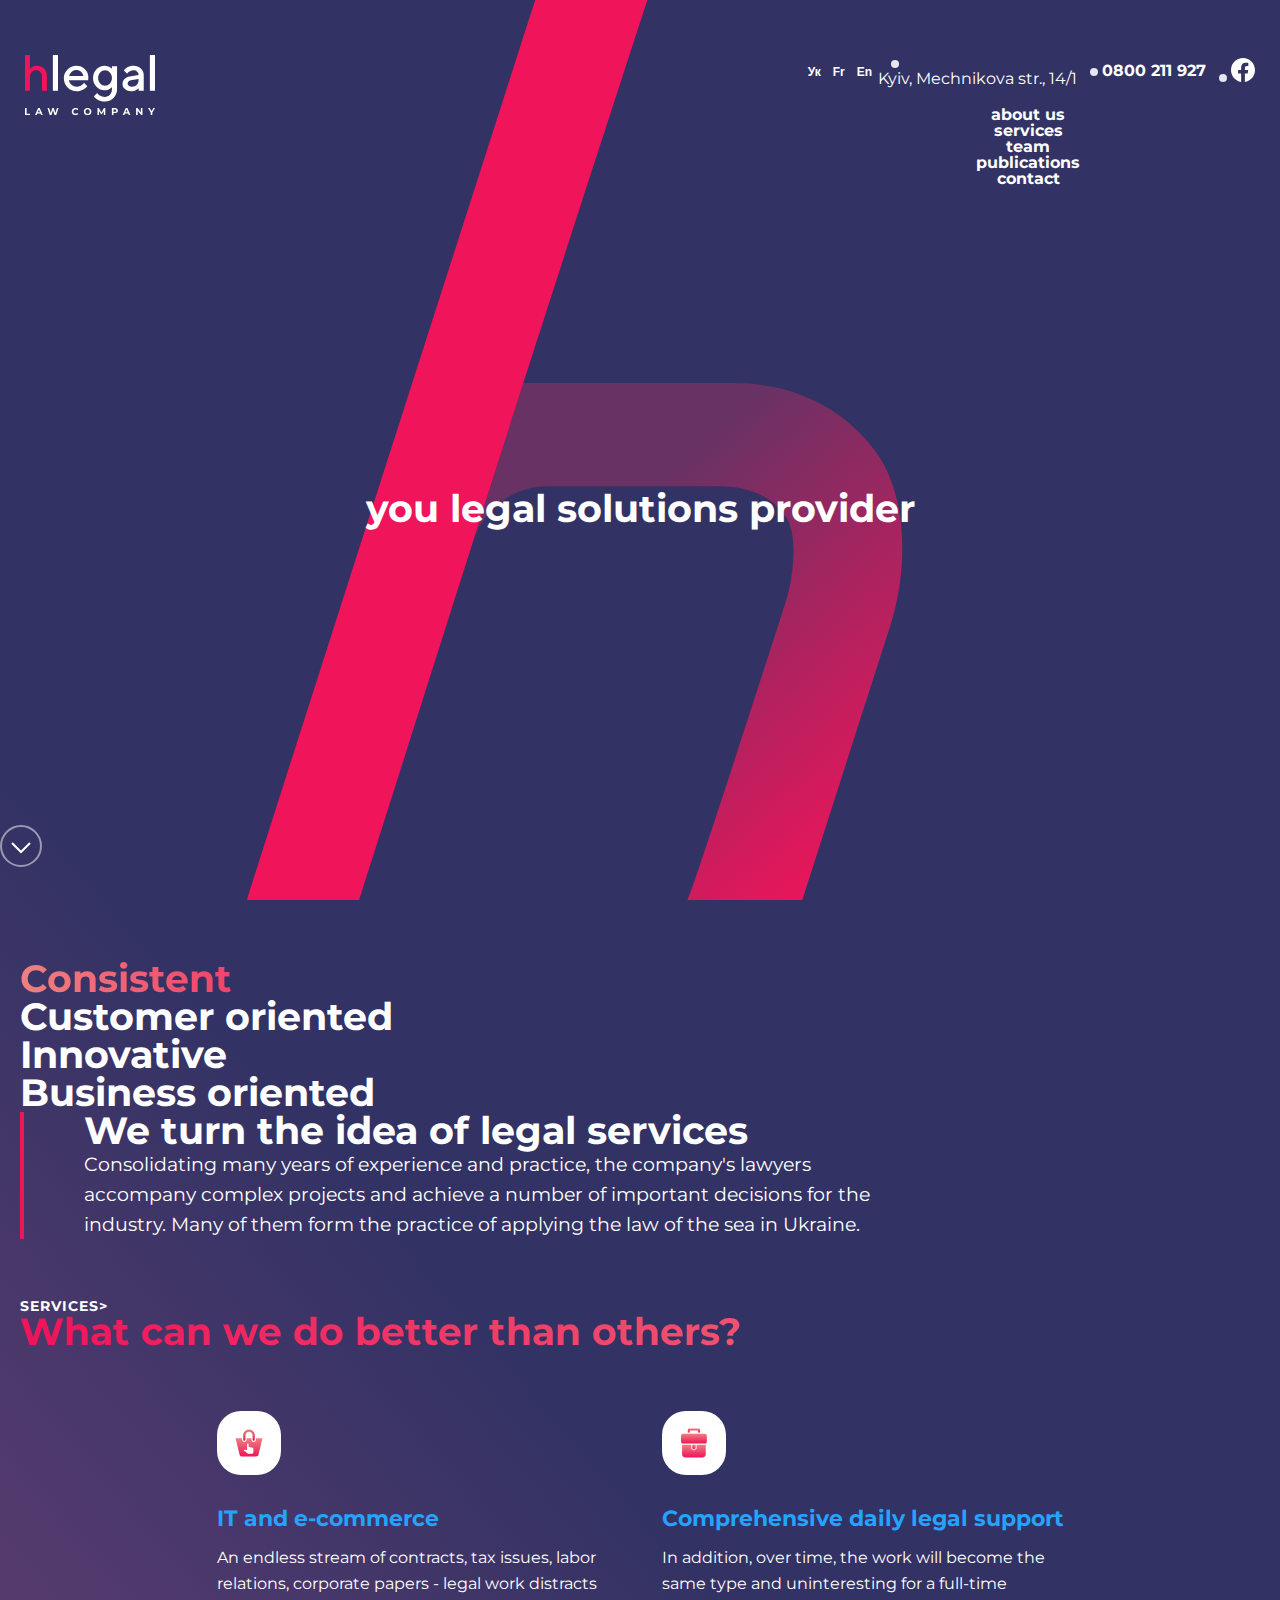
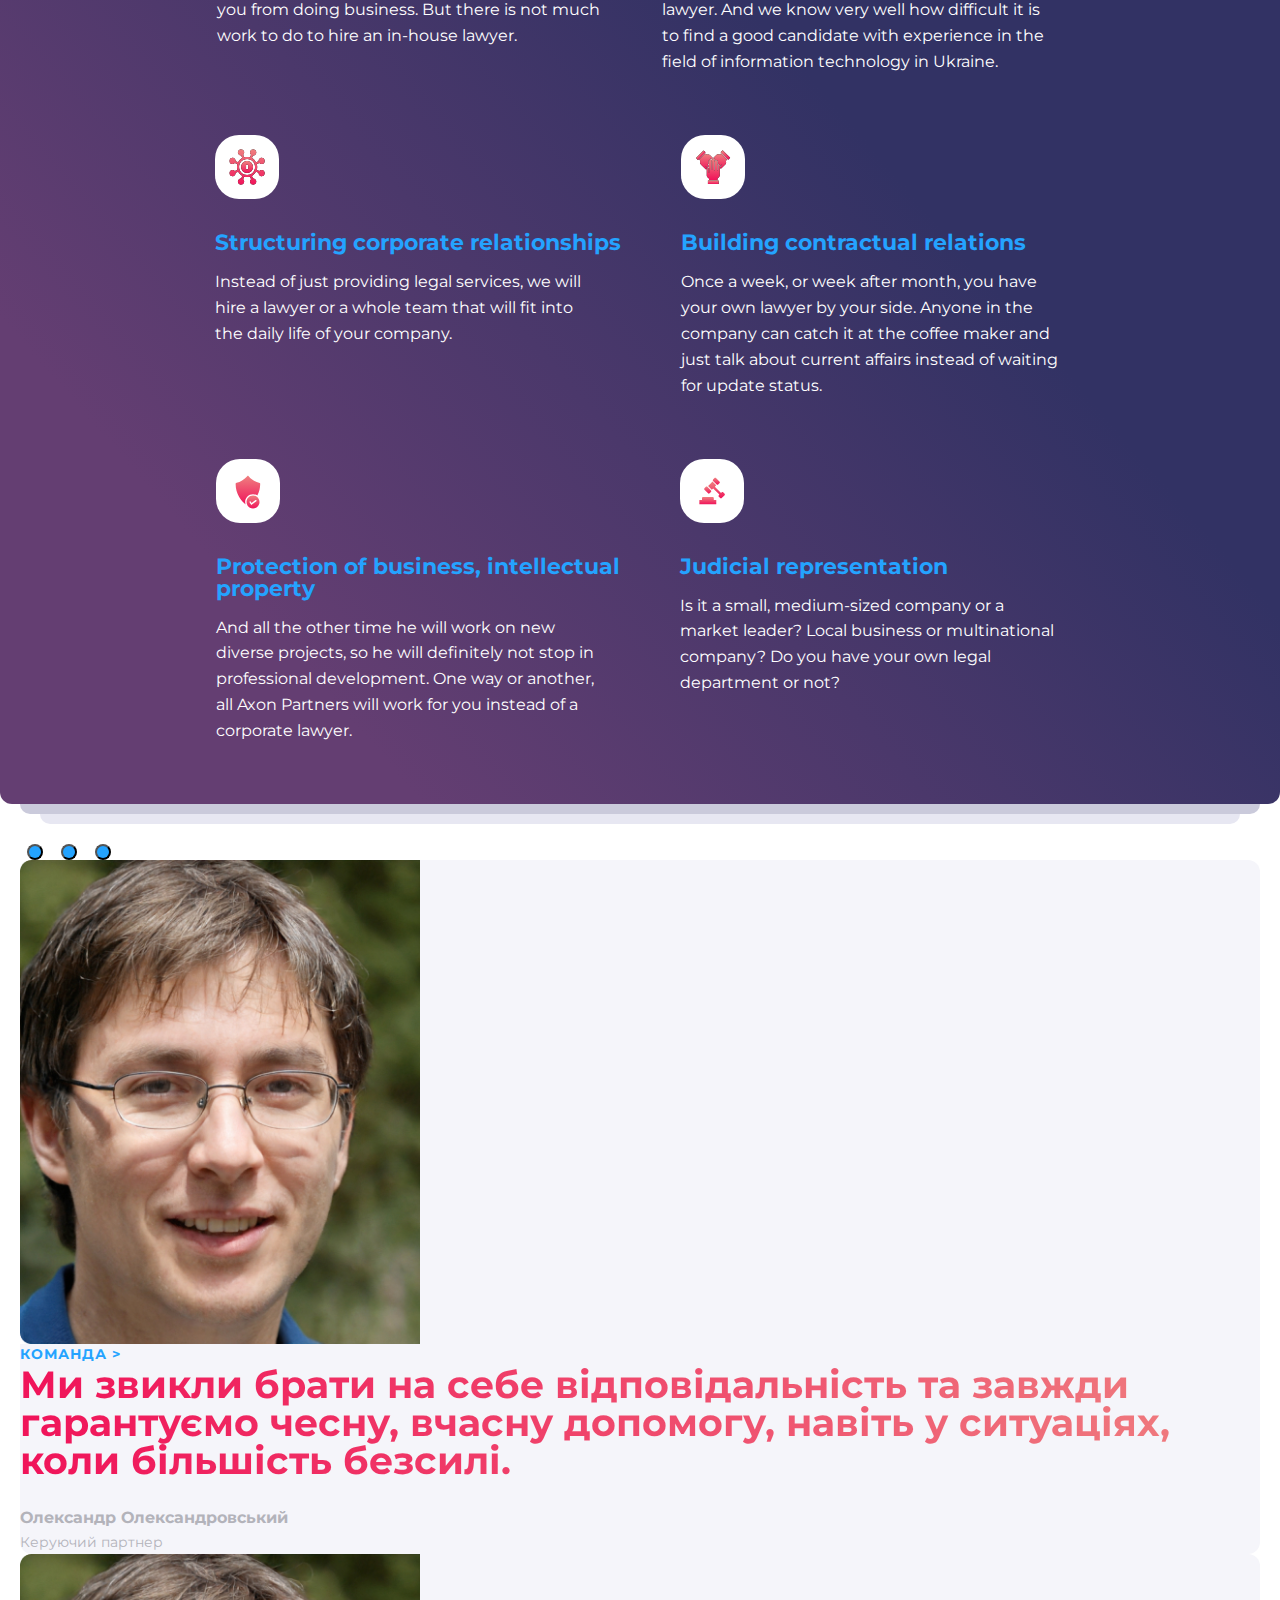
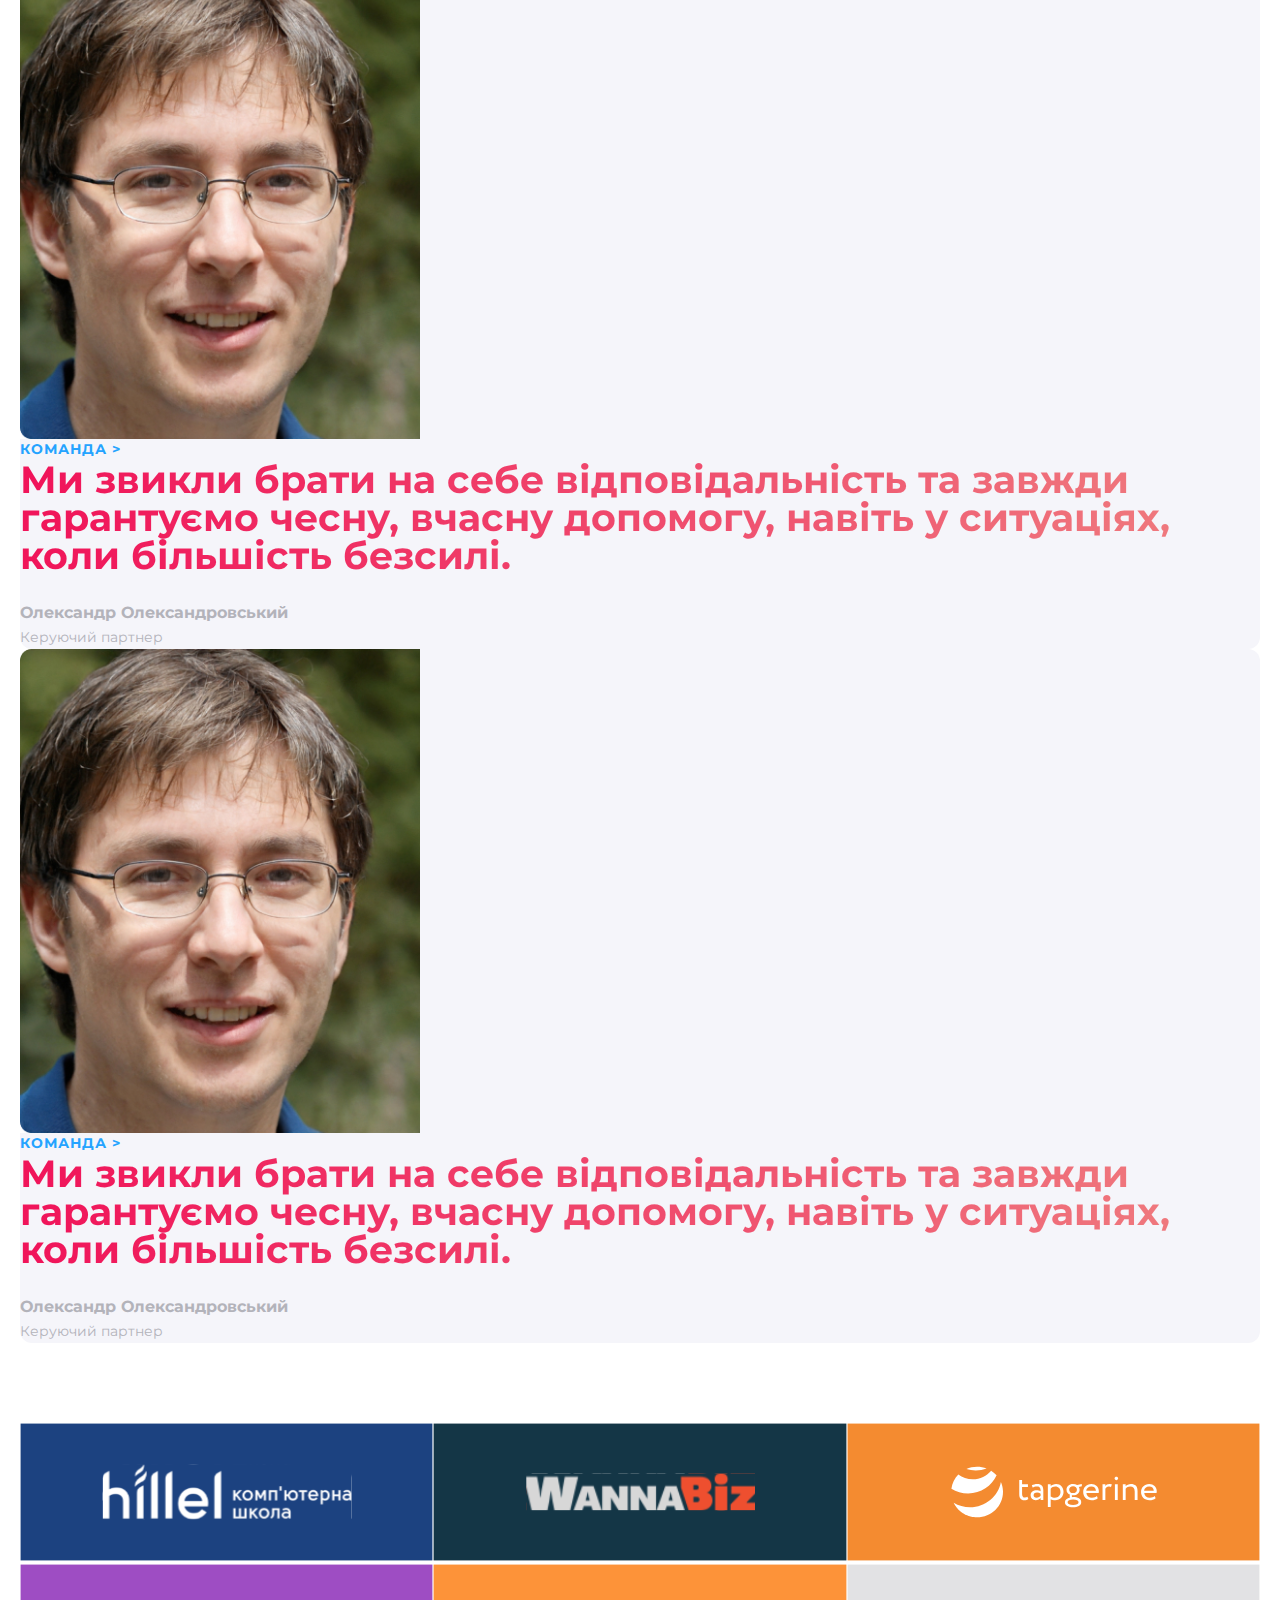
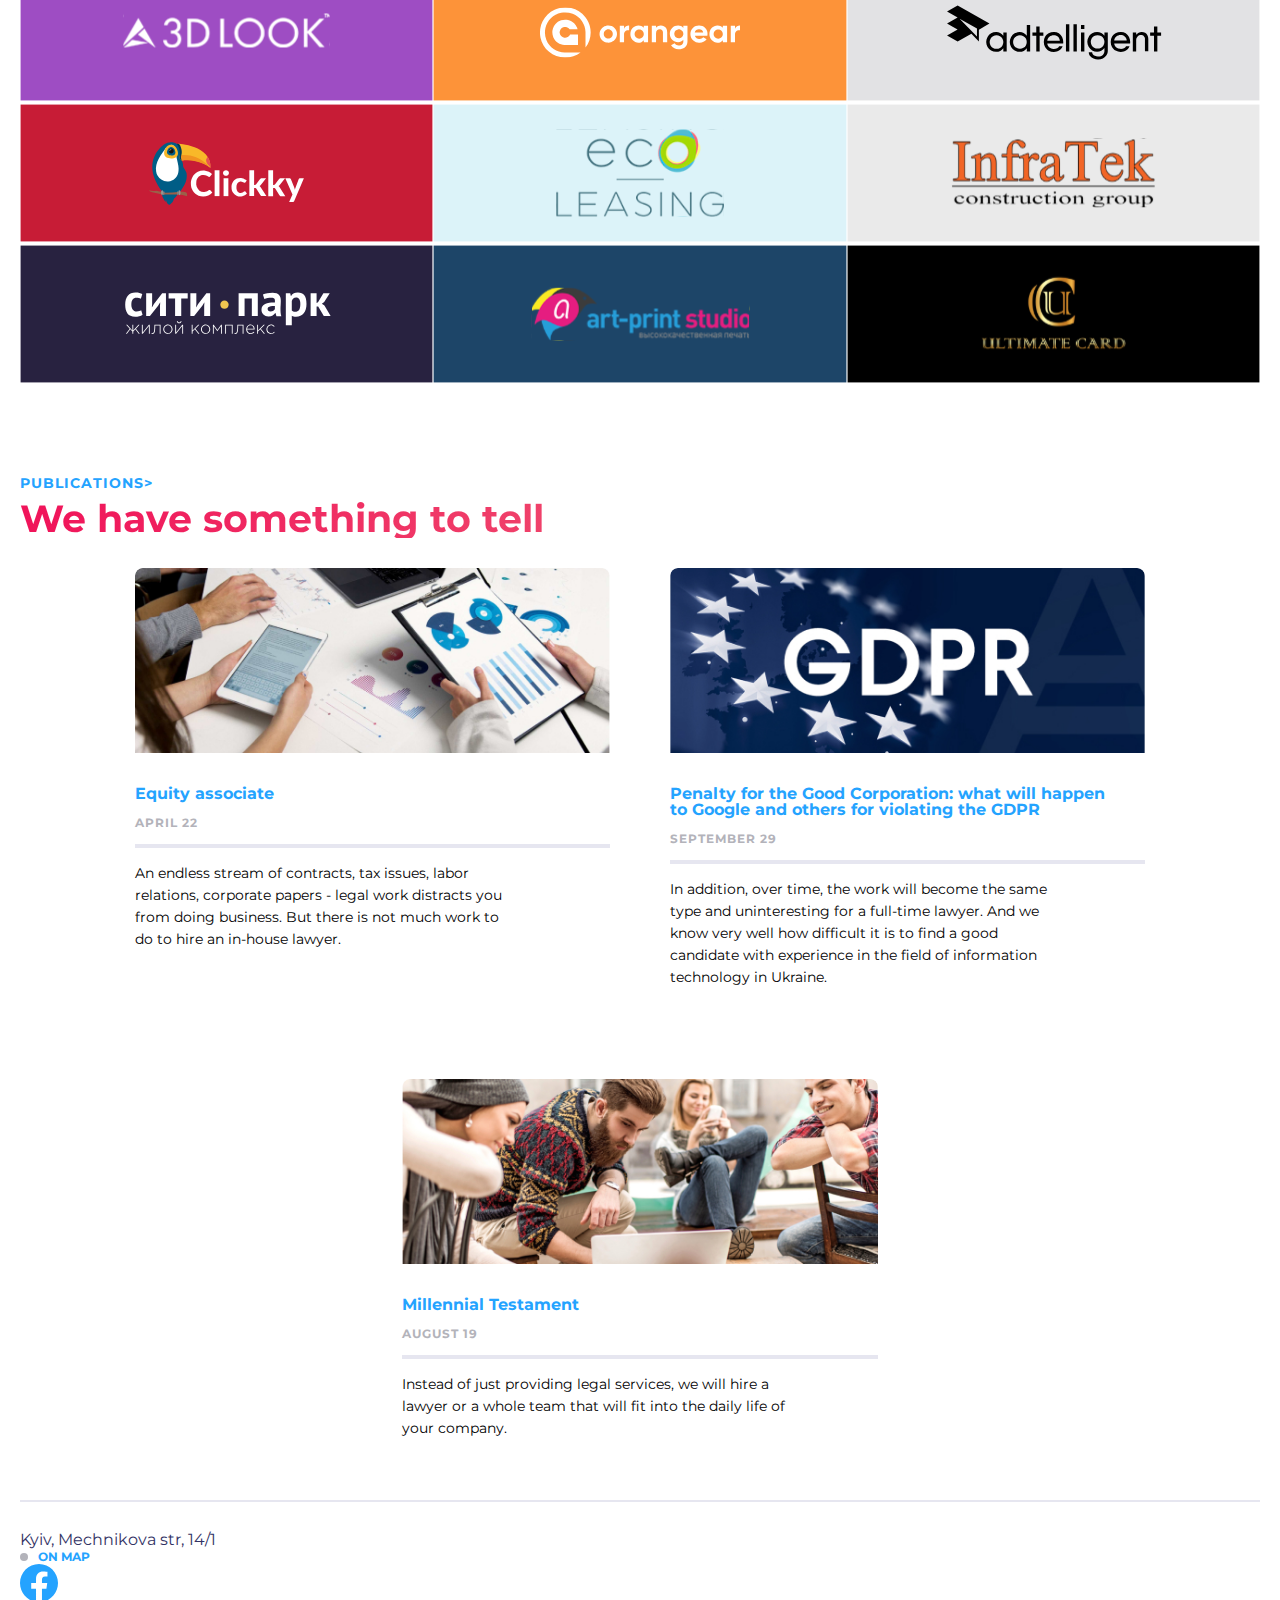
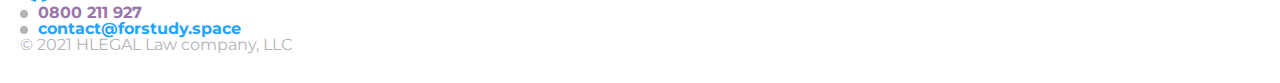
<file: index.html>
<!DOCTYPE html>
<html lang="uk">
  <head>
    <meta charset="UTF-8" />
    <meta http-equiv="X-UA-Compatible" content="IE=edge" />
    <meta name="viewport" content="width=device-width, initial-scale=1.0" />
    <link rel="icon" href="img/favicon.png" />
    <link
      href="https://cdn.jsdelivr.net/npm/bootstrap@5.1.3/dist/css/bootstrap.min.css"
      rel="stylesheet"
      integrity="sha384-1BmE4kWBq78iYhFldvKuhfTAU6auU8tT94WrHftjDbrCEXSU1oBoqyl2QvZ6jIW3"
      crossorigin="anonymous"
    />
    <link rel="stylesheet" href="css/style.css" />
    <title>Hlegals</title>
  </head>

  <body>
    <div class="section-gradient theme-dark">
      <div class="section-gradient__shadow section-gradient__shadow_1"></div>
      <div class="section-gradient__shadow section-gradient__shadow_2"></div>
      <main class="main-section">
        <div class="main-section-bg">
          <object
            class="main-section-bg__object"
            data="./img/logo/h2.svg"
            type=""
          ></object>
        </div>
        <div class="main-section-content">
          <header class="main-section-content__header">
            <div class="container">
              <div class="header-grid">
                <div class="header-grid__logo d-flex flex_wrap ai_center">
                  <object data="./img/logo/Logo.svg" type=""></object>
                </div>
                <div class="header-grid__info">
                  <ul class="lang-button-wrap contacts-wrap d-flex flex-wrap">
                    <li><button class="btn-lang ta_center">Ук</button></li>
                    <li><button class="btn-lang ta_center">Fr</button></li>
                    <li><button class="btn-lang ta_center">En</button></li>
                    <li class="contacts-wrap__address d-flex flex-wrap ai_center gap10">
                      <p>Kyiv, Mechnikova str., 14/1</p>
                    </li>
                    <li class="contacts-wrap__phone d-flex ai_center gap10">
                      <a href="tel:0800211927">0800 211 927</a>
                    </li>
                    <li class="contacts-wrap__social d-flex ai_center gap10">
                      <object data="./img/facebook.svg" type=""></object>
                    </li>
                  </ul>
                </div>
                <div class="header-grid__nav">
                  <ul class="header-nav d-flex flex-wrap gap15 ta_center">
                    <li class="header-nav__menu">about us</li>
                    <li class="header-nav__menu">services</li>
                    <li class="header-nav__menu header-nav__menu-team"><a href="./pages/team.html">team</a></li>
                    <li class="header-nav__menu">publications</li>
                    <li class="header-nav__menu">contact</li>
                  </ul>
                </div>
              </div>
            </div>
          </header>
          <div class="container">
            <div class="main-section-content__title">
            <h1>you legal solutions provider</h1>
          </div>
          </div>
          <div class="main-section-content__footer d-flex">
            <a class="btn-circle" href="#bottom">
              <svg
                width="42"
                height="42"
                viewBox="0 0 42 42"
                fill="none"
                xmlns="http://www.w3.org/2000/svg"
              >
                <g clip-path="url(#clip0_22728_11353)">
                  <circle
                    opacity="0.5"
                    cx="21"
                    cy="21"
                    r="20"
                    stroke="white"
                    stroke-width="2"
                  />
                  <path
                    d="M12 18L21 27L30 18"
                    stroke="white"
                    stroke-width="2"
                  />
                </g>
                <defs>
                  <clipPath id="clip0_22728_11353">
                    <rect width="42" height="42" fill="white" />
                  </clipPath>
                </defs>
              </svg>
            </a>
          </div>
        </div>
      </main>
      <section class="second-section">
        <div class="container">
                  <div class="second-section-wrap d-flex">
          <div class="second-section-wrap__1 d-flex fd_col gap30">
            <div
              class="second-section-wrap__1-title second-section-wrap__1-title-bg d-flex jc_end"
            >
              Consistent
            </div>
            <div
              class="second-section-wrap__1-title second-section-wrap__1-title-hover d-flex jc_end"
            >
              Customer oriented
            </div>
            <div class="second-section-wrap__1-title d-flex jc_end">
              Innovative
            </div>
            <div class="second-section-wrap__1-title d-flex jc_end">
              Business oriented
            </div>
          </div>
          <div class="second-section-wrap__2 d-flex fd_col jc_center gap30">
            <div class="second-section-wrap__2-title">
              We turn the idea of legal services
            </div>
            <p class="second-section-wrap__2-txt">
              Consolidating many years of experience and practice, the company's
              lawyers accompany complex projects and achieve a number of
              important decisions for the industry. Many of them form the
              practice of applying the law of the sea in Ukraine.
            </p>
          </div>
        </div>
        </div>
      </section>
      <section class="third-section">
        <div class="container">
          <div class="third-section__serv">
            <p>SERVICES></p>
          </div>
          <div class="third-section-wrap">
            <h2 class="third-section-wrap__title">
              What can we do better than others?
            </h2>
            <div class="third-section-wrap__cards">
              <div class="third-section-wrap__card">
                <div class="third-section-wrap__card-img">
                  <img src="./img/logo/Ecommerce.svg" alt=""></img>
                </div>
                  <h3 class="third-section-wrap__card-title">
                   IT and e-commerce
                  </h3>
                   <p class="third-section-wrap__card-txt">An endless stream of contracts, tax issues, labor relations, corporate papers - legal work distracts you from doing business. But there is not much work to do to hire an in-house lawyer.</p>
              </div>
              <div class="third-section-wrap__card">
                <div class="third-section-wrap__card-img">
                  <img src="./img/logo/Support.svg" alt=""></img>
                </div>
                  <h3 class="third-section-wrap__card-title">
                    Comprehensive daily legal support
                  </h3>
                  <p class="third-section-wrap__card-txt">In addition, over time, the work will become the same type and uninteresting for a full-time lawyer. And we know very well how difficult it is to find a good candidate with experience in the field of information technology in Ukraine.</p>
              </div>
              <div class="third-section-wrap__card">
                <div class="third-section-wrap__card-img">
                <img src="./img/logo/Coprorate.svg" alt=""></img>
                </div>
                  <h3 class="third-section-wrap__card-title">
                    Structuring corporate relationships
                  </h3>
                  <p class="third-section-wrap__card-txt">Instead of just providing legal services, we will hire a lawyer or a whole team that will fit into the daily life of your company.</p>
              </div>
              <div class="third-section-wrap__card">
                <div class="third-section-wrap__card-img">
                  <img src="./img/logo/Trust.svg" alt=""></img>
                </div>
                  <h3 class="third-section-wrap__card-title">
                    Building contractual relations
                  </h3>
                  <p class="third-section-wrap__card-txt">Once a week, or week after month, you have your own lawyer by your side. Anyone in the company can catch it at the coffee maker and just talk about current affairs instead of waiting for update status.</p>
              </div>
              <div class="third-section-wrap__card">
                <div class="third-section-wrap__card-img">
                  <img src="./img/logo/Protection.svg" alt=""></img>
                </div>
                  <h3 class="third-section-wrap__card-title">
                    Protection of business, intellectual <br> property
                  </h3>
                    <p class="third-section-wrap__card-txt">And all the other time he will work on new diverse projects, so he will definitely not stop in professional development. One way or another, all Axon Partners will work for you instead of a corporate lawyer.</p>
              </div>
              <div class="third-section-wrap__card">
                <div class="third-section-wrap__card-img">
                  <img src="./img/logo/Court.svg" alt=""></img>
                </div>
                  <h3 class="third-section-wrap__card-title">
                    Judicial representation
                  </h3>
                  <p class="third-section-wrap__card-txt">Is it a small, medium-sized company or a market leader? Local business or multinational company? Do you have your own legal department or not?</p>
              </div>
            </div>
          </div>
        </div>
      </section>
    </div>
    <section class="fourth-sections">
      <div class="container">
            <div id="carouselExampleCaptions" class="carousel home-carousel slide" data-bs-ride="carousel">
                <div class="carousel-indicators">
                    <button type="button" data-bs-target="#carouselExampleCaptions" data-bs-slide-to="0" class="active"
                        aria-current="true" aria-label="Slide 1"></button>
                    <button type="button" data-bs-target="#carouselExampleCaptions" data-bs-slide-to="1"
                        aria-label="Slide 2"></button>
                    <button type="button" data-bs-target="#carouselExampleCaptions" data-bs-slide-to="2"
                        aria-label="Slide 3"></button>
                </div>
                <div class="carousel-inner">
                    <div class="carousel-item active">
                        <div class="row img-reverse">
                            <div class="col-md-6 col-lg-6 col-xl-4">
                                <img src="img/carousel-img.jpg" class="carousel-img" alt="team member">
                            </div>
                            <div class="col-md-6 col-lg-6 col-xl-8 carousel-content-wrap">
                                <a href="team.html" class="upper-text-link">
                                    <p class="upper-text">команда</p>
                                </a>
                                <h2 class="section-heading">
                                  Ми звикли брати на себе відповідальність та завжди гарантуємо чесну, вчасну допомогу, навіть у ситуаціях, коли більшість безсилі.
                                </h2>
                                <div class="carousel-info">
                                    <p class="carousel-info-name">Олександр Олександровський</p>
                                    <p class="carousel-info-role">Керуючий партнер</p>
                                </div>
                            </div>
                        </div>
                    </div>
                    <div class="carousel-item">
                        <div class="row img-reverse">
                            <div class="col-md-6 col-lg-6 col-xl-4">
                                <img src="img/carousel-img.jpg" class="carousel-img" alt="team member">
                            </div>
                            <div class="col-md-6 col-lg-6 col-xl-8 carousel-content-wrap">
                                <a href="team.html" class="upper-text-link">
                                    <p class="upper-text">команда</p>
                                </a>
                                <h2 class="section-heading">
                                    Ми звикли брати на себе відповідальність та завжди гарантуємо чесну, вчасну
                                    допомогу,
                                    навіть
                                    у
                                    ситуаціях, коли більшість безсилі.
                                </h2>
                                <div class="carousel-info">
                                    <p class="carousel-info-name">Олександр Олександровський</p>
                                    <p class="carousel-info-role">Керуючий партнер</p>
                                </div>
                            </div>
                        </div>
                    </div>
                    <div class="carousel-item">
                        <div class="row img-reverse">
                            <div class="col-md-6 col-lg-6 col-xl-4">
                                <img src="img/carousel-img.jpg" class="carousel-img" alt="team member">
                            </div>
                            <div class="col-md-6 col-lg-6 col-xl-8 carousel-content-wrap">
                                <a href="team.html" class="upper-text-link">
                                    <p class="upper-text">команда</p>
                                </a>
                                <h2 class="section-heading">
                                    Ми звикли брати на себе відповідальність та завжди гарантуємо чесну, вчасну
                                    допомогу,
                                    навіть
                                    у
                                    ситуаціях, коли більшість безсилі.
                                </h2>
                                <div class="carousel-info">
                                    <p class="carousel-info-name">Олександр Олександровський</p>
                                    <p class="carousel-info-role">Керуючий партнер</p>
                                </div>
                            </div>
                        </div>
                    </div>
                </div>
            </div>
        </div>
    </section>
    <section class="clients-sect">
          <div class="container">
            <div class="clients-container">
                <a href="" class="clients-item"><img src="img/logo/logo-1.svg" alt="clients"></a>
                <a href="" class="clients-item"><img src="img/logo/logo-2.svg" alt="clients"></a>
                <a href="" class="clients-item"><img src="img/logo/logo-3.svg" alt="clients"></a>
                <a href="" class="clients-item"><img src="img/logo/logo-4.svg" alt="clients"></a>
                <a href="" class="clients-item"><img src="img/logo/logo-5.svg" alt="clients"></a>
                <a href="" class="clients-item"><img src="img/logo/logo-6.svg" alt="clients"></a>
                <a href="" class="clients-item"><img src="img/logo/logo-7.svg" alt="clients"></a>
                <a href="" class="clients-item"><img src="img/logo/logo-8.svg" alt="clients"></a>
                <a href="" class="clients-item"><img src="img/logo/logo-9.svg" alt="clients"></a>
                <a href="" class="clients-item"><img src="img/logo/logo-10.svg" alt="clients"></a>
                <a href="" class="clients-item"><img src="img/logo/logo-11.svg" alt="clients"></a>
                <a href="" class="clients-item"><img src="img/logo/logo-12.svg" alt="clients"></a>
            </div>
          </div>
    </section>
    <section class="fifth-sections">
                  <div class="container">
          <div class="fifth-section__serv">
            <p>Publications></p>
          </div>
          <div class="fifth-section-wrap">
            <h2 class="fifth-section-wrap__title">
              We have something to tell
            </h2>
            <div class="fifth-section-wrap__cards">
              <div class="fifth-section-wrap__card">
                <div class="fifth-section-wrap__card-img">
                  <img src="./img/Cover.jpg" alt=""></img>
                </div>
                  <h3 class="fifth-section-wrap__card-title">
                   Equity associate
                  </h3>
                  <h4 class="fifth-section-wrap__card-sub-title">
                    April 22
                  </h4>
                   <p class="fifth-section-wrap__card-txt">An endless stream of contracts, tax issues, labor relations, corporate papers - legal work distracts you from doing business. But there is not much work to do to hire an in-house lawyer.</p>
              </div>
              <div class="fifth-section-wrap__card">
                <div class="fifth-section-wrap__card-img">
                  <img src="./img/Cover2.jpg" alt=""></img>
                </div>
                  <h3 class="fifth-section-wrap__card-title">
                    Penalty for the Good Corporation: what will happen <br>
                     to Google and others for violating the GDPR
                  </h3>
                  <h4 class="fifth-section-wrap__card-sub-title">
                    September 29
                  </h4>
                  <p class="fifth-section-wrap__card-txt">In addition, over time, the work will become the same type and uninteresting for a full-time lawyer. And we know very well how difficult it is to find a good candidate with experience in the field of information technology in Ukraine.</p>
              </div>
              <div class="fifth-section-wrap__card">
                <div class="fifth-section-wrap__card-img">
                <img src="./img/Cover3.jpg" alt=""></img>
                </div>
                  <h3 class="fifth-section-wrap__card-title">
                    Millennial Testament
                  </h3>
                  <h4 class="fifth-section-wrap__card-sub-title">
                    August 19
                  </h4>
                  <p class="fifth-section-wrap__card-txt">Instead of just providing legal services, we will hire a lawyer or a whole team that will fit into the daily life of your company.</p>
              </div>
            </div>
          </div>
        </div>
    </section>
    <footer class="footer-sections">
      <div class="container">
        <div id="bottom"></div>
        <div class="footer-wrap d-flex flex-wrap jc_between">
          <div class="footer-wrap-nav d-flex fd_col gap23">
          <div class="footer-wrap-address d-flex flex_wrap ai_center gap10">
            <h2 class="footer-wrap-address-title">
              Kyiv, Mechnikova str, 14/1
            </h2>
            <a class="footer-wrap-address-map" href="https://www.google.com/maps/place/Pyam'yatnyk+Zhertvam+Teroryzmu,+Поблизу+станції+метро+Кловська,+вулиця+Мечникова,+14%2F1,+Київ,+01023/@50.4369216,30.5321228,18z/data=!4m6!3m5!1s0x40d4cf00d4d55dad:0x40f274cb5d991e55!8m2!3d50.4368601!4d30.5321067!16s%2Fg%2F1ydp72b_3?entry=ttu" class="footer-address-map" target="_blank">ON MAP</a>
          </div>
          <div class="footer-nav">
            <nav class="footer-nav-content">
              <ul class="footer-nav-content-wrap d-flex flex_wrap ai_center gap10">
                <li class="footer-nav-content-wrap-li"><img class="footer-nav-content-wrap-logo" src="./img/Facebook-blue.svg" alt=""></li>
              <li class="footer-nav-content-wrap-li"><a class="footer-nav-content-wrap-tel" href="tel:0800211927">0800 211 927</a></li>
              <li class="footer-nav-content-wrap-li"><a class="footer-nav-content-wrap-email" href="mailto:contact@forstudy.space" target="_blank">contact@forstudy.space</a></li>
              </ul>
            </nav>
          </div>
          </div>
          <div class="footer-wrap-law">
            <p class="footer-wrap-law-txt">
              © 2021 HLEGAL Law company, LLC
            </p>
          </div>
        </div>
      </div>
    </footer>



    <script
      src="https://cdn.jsdelivr.net/npm/bootstrap@5.1.3/dist/js/bootstrap.bundle.min.js"
      integrity="sha384-ka7Sk0Gln4gmtz2MlQnikT1wXgYsOg+OMhuP+IlRH9sENBO0LRn5q+8nbTov4+1p"
      crossorigin="anonymous"
    ></script>
  </body>
</html>
</file>
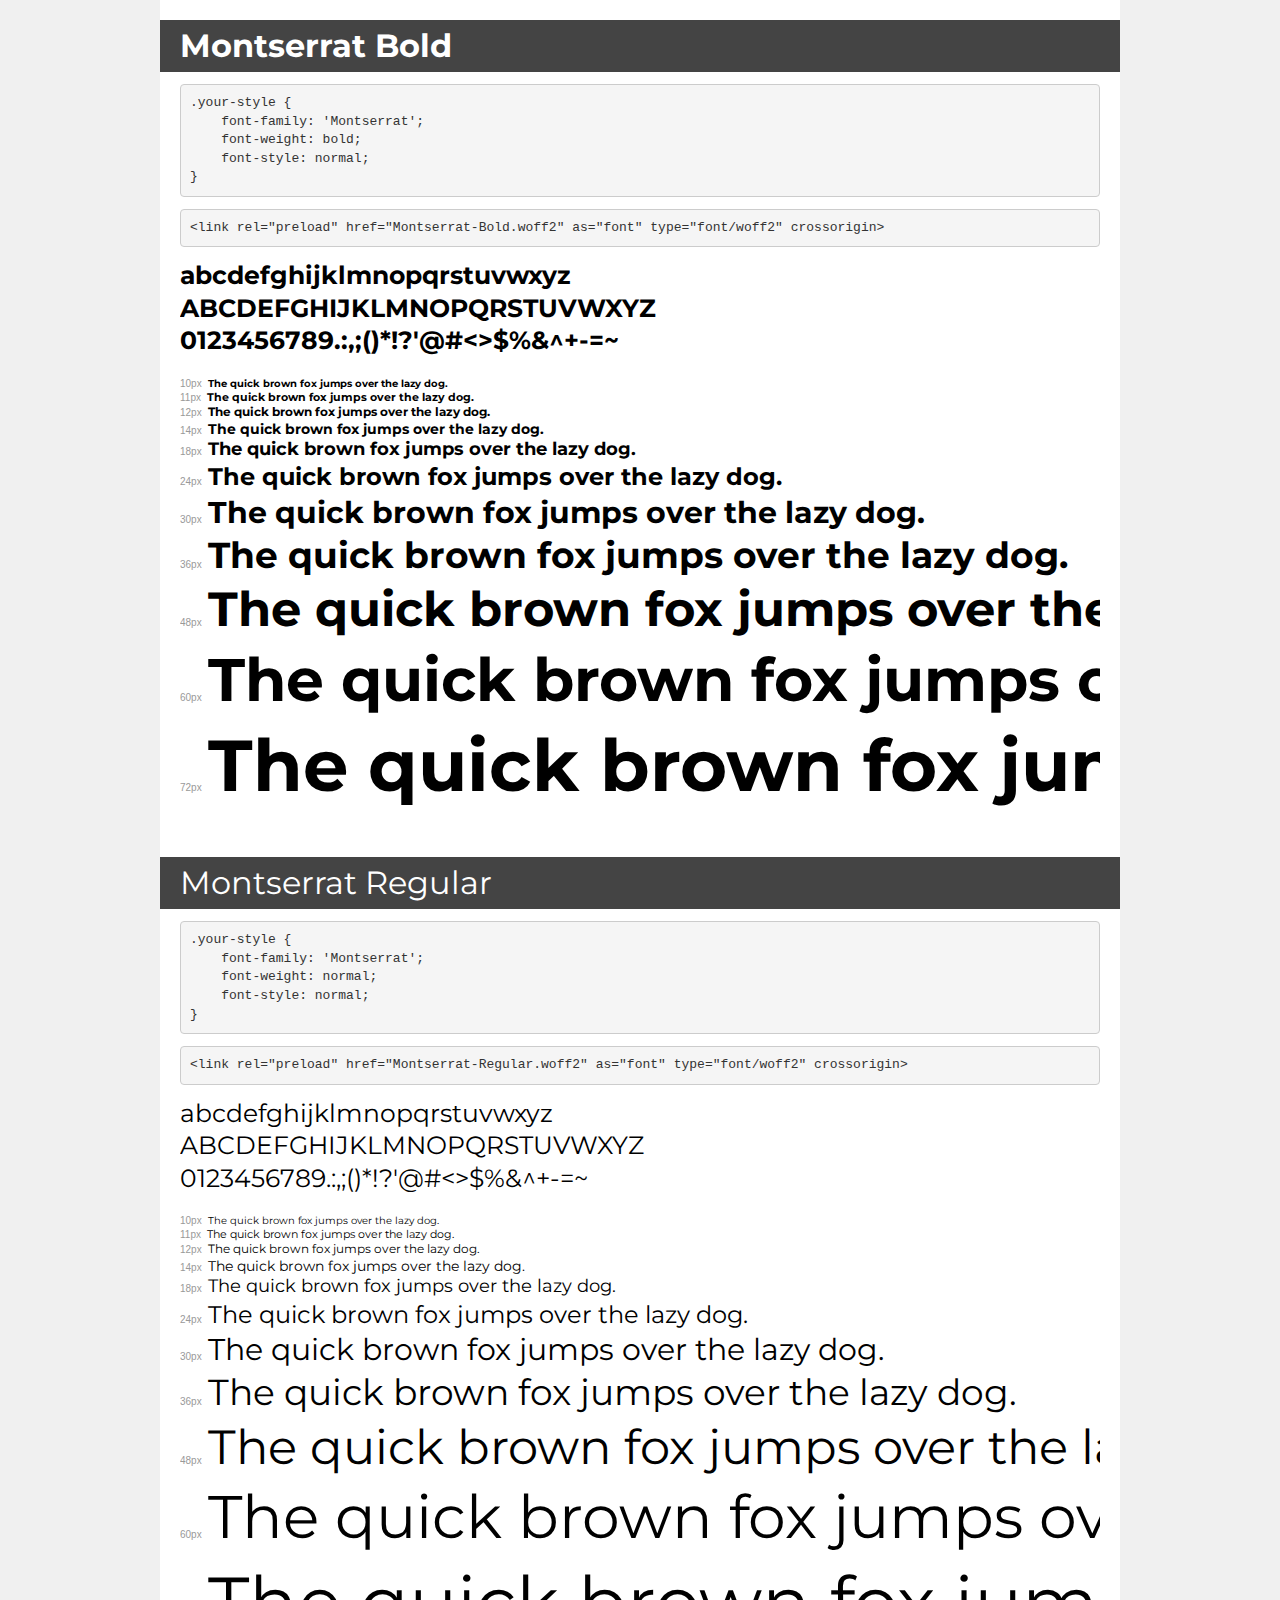
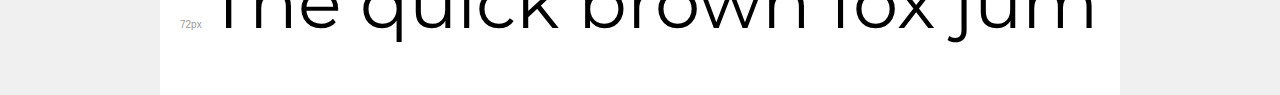
<file: fonts/demo.html>
<!DOCTYPE html>
<html lang="en">
<head>
    <meta charset="utf-8">
    <meta http-equiv="X-UA-Compatible" content="IE=edge">
    <meta name="viewport" content="width=device-width, initial-scale=1">
    <meta name="robots" content="noindex, noarchive">
    <meta name="format-detection" content="telephone=no">
    <title>Transfonter demo</title>
    <link href="stylesheet.css" rel="stylesheet">
    <style>
        /*
        http://meyerweb.com/eric/tools/css/reset/
        v2.0 | 20110126
        License: none (public domain)
        */
        html, body, div, span, applet, object, iframe,
        h1, h2, h3, h4, h5, h6, p, blockquote, pre,
        a, abbr, acronym, address, big, cite, code,
        del, dfn, em, img, ins, kbd, q, s, samp,
        small, strike, strong, sub, sup, tt, var,
        b, u, i, center,
        dl, dt, dd, ol, ul, li,
        fieldset, form, label, legend,
        table, caption, tbody, tfoot, thead, tr, th, td,
        article, aside, canvas, details, embed,
        figure, figcaption, footer, header, hgroup,
        menu, nav, output, ruby, section, summary,
        time, mark, audio, video {
            margin: 0;
            padding: 0;
            border: 0;
            font-size: 100%;
            font: inherit;
            vertical-align: baseline;
        }
        /* HTML5 display-role reset for older browsers */
        article, aside, details, figcaption, figure,
        footer, header, hgroup, menu, nav, section {
            display: block;
        }
        body {
            line-height: 1;
        }
        ol, ul {
            list-style: none;
        }
        blockquote, q {
            quotes: none;
        }
        blockquote:before, blockquote:after,
        q:before, q:after {
            content: '';
            content: none;
        }
        table {
            border-collapse: collapse;
            border-spacing: 0;
        }
        /* demo styles */
        body {
            background: #f0f0f0;
            color: #000;
        }
        .page {
            background: #fff;
            width: 920px;
            margin: 0 auto;
            padding: 20px 20px 0 20px;
            overflow: hidden;
        }
        .font-container {
            overflow-x: auto;
            overflow-y: hidden;
            margin-bottom: 40px;
            line-height: 1.3;
            white-space: nowrap;
            padding-bottom: 5px;
        }
        h1 {
            position: relative;
            background: #444;
            font-size: 32px;
            color: #fff;
            padding: 10px 20px;
            margin: 0 -20px 12px -20px;
        }
        .letters {
            font-size: 25px;
            margin-bottom: 20px;
        }
        .s10:before {
            content: '10px';
        }
        .s11:before {
            content: '11px';
        }
        .s12:before {
            content: '12px';
        }
        .s14:before {
            content: '14px';
        }
        .s18:before {
            content: '18px';
        }
        .s24:before {
            content: '24px';
        }
        .s30:before {
            content: '30px';
        }
        .s36:before {
            content: '36px';
        }
        .s48:before {
            content: '48px';
        }
        .s60:before {
            content: '60px';
        }
        .s72:before {
            content: '72px';
        }
        .s10:before, .s11:before, .s12:before, .s14:before,
        .s18:before, .s24:before, .s30:before, .s36:before,
        .s48:before, .s60:before, .s72:before {
            font-family: Arial, sans-serif;
            font-size: 10px;
            font-weight: normal;
            font-style: normal;
            color: #999;
            padding-right: 6px;
        }
        pre {
            display: block;
            padding: 9px;
            margin: 0 0 12px;
            font-family: Monaco, Menlo, Consolas, "Courier New", monospace;
            font-size: 13px;
            line-height: 1.428571429;
            color: #333;
            font-weight: normal;
            font-style: normal;
            background-color: #f5f5f5;
            border: 1px solid #ccc;
            overflow-x: auto;
            border-radius: 4px;
        }
        /* responsive */
        @media (max-width: 959px) {
            .page {
                width: auto;
                margin: 0;
            }
        }
    </style>
</head>
<body>
<div class="page">
    <div class="demo">
        <h1 style="font-family: 'Montserrat'; font-weight: bold; font-style: normal;">Montserrat Bold</h1>
        <pre title="Usage">.your-style {
    font-family: 'Montserrat';
    font-weight: bold;
    font-style: normal;
}</pre>
        <pre title="Preload (optional)">
&lt;link rel=&quot;preload&quot; href=&quot;Montserrat-Bold.woff2&quot; as=&quot;font&quot; type=&quot;font/woff2&quot; crossorigin&gt;</pre>
        <div class="font-container" style="font-family: 'Montserrat'; font-weight: bold; font-style: normal;">
            <p class="letters">
                abcdefghijklmnopqrstuvwxyz<br>
ABCDEFGHIJKLMNOPQRSTUVWXYZ<br>
                0123456789.:,;()*!?'@#&lt;&gt;$%&^+-=~
            </p>
            <p class="s10" style="font-size: 10px;">The quick brown fox jumps over the lazy dog.</p>
            <p class="s11" style="font-size: 11px;">The quick brown fox jumps over the lazy dog.</p>
            <p class="s12" style="font-size: 12px;">The quick brown fox jumps over the lazy dog.</p>
            <p class="s14" style="font-size: 14px;">The quick brown fox jumps over the lazy dog.</p>
            <p class="s18" style="font-size: 18px;">The quick brown fox jumps over the lazy dog.</p>
            <p class="s24" style="font-size: 24px;">The quick brown fox jumps over the lazy dog.</p>
            <p class="s30" style="font-size: 30px;">The quick brown fox jumps over the lazy dog.</p>
            <p class="s36" style="font-size: 36px;">The quick brown fox jumps over the lazy dog.</p>
            <p class="s48" style="font-size: 48px;">The quick brown fox jumps over the lazy dog.</p>
            <p class="s60" style="font-size: 60px;">The quick brown fox jumps over the lazy dog.</p>
            <p class="s72" style="font-size: 72px;">The quick brown fox jumps over the lazy dog.</p>
        </div>
    </div>

    <div class="demo">
        <h1 style="font-family: 'Montserrat'; font-weight: normal; font-style: normal;">Montserrat Regular</h1>
        <pre title="Usage">.your-style {
    font-family: 'Montserrat';
    font-weight: normal;
    font-style: normal;
}</pre>
        <pre title="Preload (optional)">
&lt;link rel=&quot;preload&quot; href=&quot;Montserrat-Regular.woff2&quot; as=&quot;font&quot; type=&quot;font/woff2&quot; crossorigin&gt;</pre>
        <div class="font-container" style="font-family: 'Montserrat'; font-weight: normal; font-style: normal;">
            <p class="letters">
                abcdefghijklmnopqrstuvwxyz<br>
ABCDEFGHIJKLMNOPQRSTUVWXYZ<br>
                0123456789.:,;()*!?'@#&lt;&gt;$%&^+-=~
            </p>
            <p class="s10" style="font-size: 10px;">The quick brown fox jumps over the lazy dog.</p>
            <p class="s11" style="font-size: 11px;">The quick brown fox jumps over the lazy dog.</p>
            <p class="s12" style="font-size: 12px;">The quick brown fox jumps over the lazy dog.</p>
            <p class="s14" style="font-size: 14px;">The quick brown fox jumps over the lazy dog.</p>
            <p class="s18" style="font-size: 18px;">The quick brown fox jumps over the lazy dog.</p>
            <p class="s24" style="font-size: 24px;">The quick brown fox jumps over the lazy dog.</p>
            <p class="s30" style="font-size: 30px;">The quick brown fox jumps over the lazy dog.</p>
            <p class="s36" style="font-size: 36px;">The quick brown fox jumps over the lazy dog.</p>
            <p class="s48" style="font-size: 48px;">The quick brown fox jumps over the lazy dog.</p>
            <p class="s60" style="font-size: 60px;">The quick brown fox jumps over the lazy dog.</p>
            <p class="s72" style="font-size: 72px;">The quick brown fox jumps over the lazy dog.</p>
        </div>
    </div>

</div>
</body>
</html>
</file>
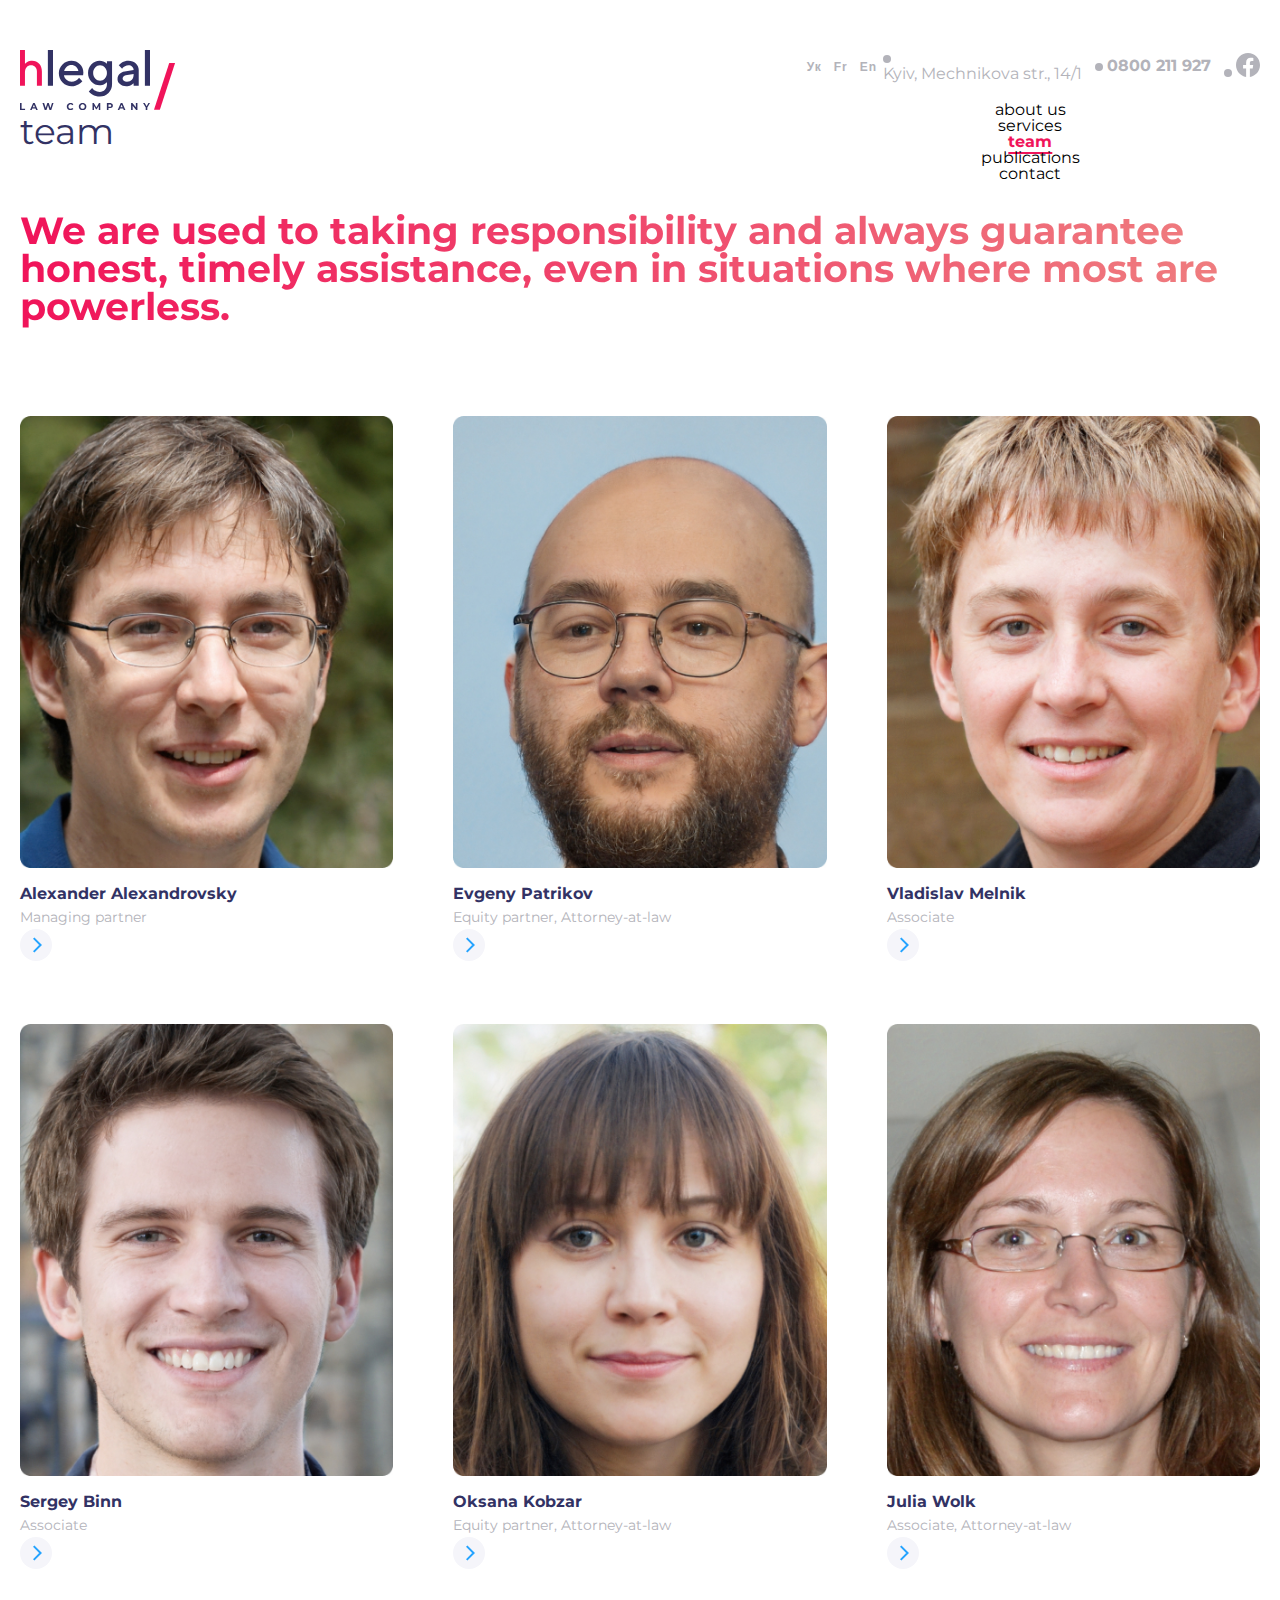
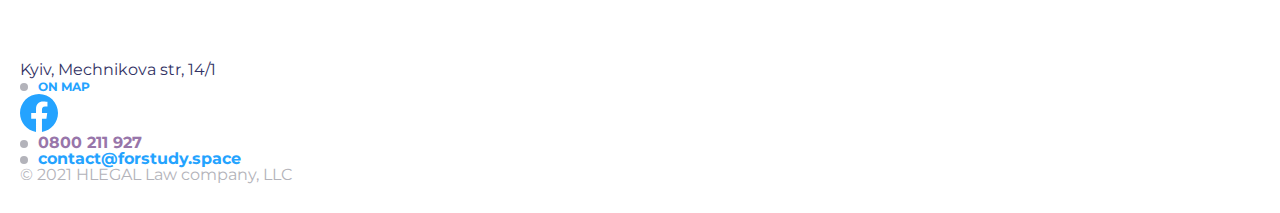
<file: pages/team.html>
<!DOCTYPE html>
<html lang="uk">
  <head>
    <meta charset="UTF-8" />
    <meta http-equiv="X-UA-Compatible" content="IE=edge" />
    <meta name="viewport" content="width=device-width, initial-scale=1.0" />
    <link rel="icon" href="../img/favicon.png" />
    <link
      href="https://cdn.jsdelivr.net/npm/bootstrap@5.1.3/dist/css/bootstrap.min.css"
      rel="stylesheet"
      integrity="sha384-1BmE4kWBq78iYhFldvKuhfTAU6auU8tT94WrHftjDbrCEXSU1oBoqyl2QvZ6jIW3"
      crossorigin="anonymous"
    />
    <link rel="stylesheet" href="../css/style.css" />
    <title>Hlegals team</title>
  </head>
  <body>
    <header class="main-section-content__header">
      <div class="container">
        <div class="header-grid-team">
          <div class="header-grid-team__logo d-flex flex-wrap ai_start gap-1">
            <a href="../index.html"><img src="../img/logo-black.svg" alt=""></a>
            <object data="../img/logo-slash.svg" type=""></object>
            <h2>team</h2>
          </div>
          <div class="header-grid-team__info">
            <ul class="lang-team-button-wrap d_flex flex-wrap contacts-team-wrap">
              <li><button class="btn-team-lang ta_center">Ук</button></li>
              <li><button class="btn-team-lang ta_center">Fr</button></li>
              <li><button class="btn-team-lang ta_center">En</button></li>
              <li class="contacts-team-wrap__address d-flex ai_center gap10">
                <p>Kyiv, Mechnikova str., 14/1</p>
              </li>
              <li class="contacts-team-wrap__phone d-flex ai_center gap10">
                <a href="tel:0800211927">0800 211 927</a>
              </li>
              <li class="contacts-team-wrap__social d-flex ai_center gap10">
                <object data="../img/facebook-gray.svg" type=""></object>
              </li>
            </ul>
          </div>
          <div class="header-grid-team__nav">
            <ul class="header-nav-team d-flex flex-wrap gap15 ta_center">
              <li class="header-nav-team__menu">about us</li>
              <li class="header-nav-team__menu">services</li>
              <li class="header-nav-team__menu header-nav__menu-active">team</li>
              <li class="header-nav-team__menu">publications</li>
              <li class="header-nav-team__menu">contact</li>
            </ul>
          </div>
        </div>
      </div>
    </header>
    <main class="main-team-section">
      <div class="container">
        <div class="main-team-section-title">
          <h1>
            We are used to taking responsibility and always guarantee honest,
            timely assistance, even in situations where most are powerless.
          </h1>
        </div>
        <div class="main-team-section-cards gap60">
              <div class="main-team-section-card">
                <div class="main-team-section-card-img">
                  <img src="../img/team-members/member-1.jpg" alt=""></img>
                </div>
                <div class="main-team-card-wrap d-flex jc_between ai_center">
                    <div class="main-team-card-wrap-text d-flex fd_col">
                    <h3 class="main-team-section-card-title">
                   Alexander Alexandrovsky
                  </h3>
                   <p class="main-team-section-card-txt">Managing partner</p>
                </div>
                <div class="main-team-card-wrap-logo d-flex ai_start jc_end">
                    <a class="btn-circle" href="#"><svg width="32" height="32" viewBox="0 0 32 32" fill="none" xmlns="http://www.w3.org/2000/svg">
<circle cx="16" cy="16" r="16" transform="rotate(-90 16 16)" fill="#F5F5FA"/>
<path d="M13.7144 22.8571L20.5715 16L13.7144 9.14283" stroke="#24A3FF" stroke-width="2"/>
</svg>
</a>
                </div>
                </div>
              </div>
              <div class="main-team-section-card">
                <div class="main-team-section-card-img">
                  <img src="../img/team-members/member-2.jpg" alt=""></img>
                </div>
                  <div class="main-team-card-wrap d-flex jc_between ai_center">
                    <div class="main-team-card-wrap-text d-flex fd_col">
                    <h3 class="main-team-section-card-title">
                   Evgeny Patrikov
                  </h3>
                   <p class="main-team-section-card-txt">Equity partner, Attorney-at-law</p>
                </div>
                <div class="main-team-card-wrap-logo d-flex ai_start jc_end">
                    <a class="btn-circle" href="#"><svg width="32" height="32" viewBox="0 0 32 32" fill="none" xmlns="http://www.w3.org/2000/svg">
<circle cx="16" cy="16" r="16" transform="rotate(-90 16 16)" fill="#F5F5FA"/>
<path d="M13.7144 22.8571L20.5715 16L13.7144 9.14283" stroke="#24A3FF" stroke-width="2"/>
</svg>
</a>
                </div>
                </div>
              </div>
              <div class="main-team-section-card">
                <div class="main-team-section-card-img">
                <img src="../img/team-members/member-3.jpg" alt=""></img>
                </div>
                  <div class="main-team-card-wrap d-flex jc_between ai_center">
                    <div class="main-team-card-wrap-text d-flex fd_col">
                    <h3 class="main-team-section-card-title">
                   Vladislav Melnik
                  </h3>
                   <p class="main-team-section-card-txt">Associate</p>
                </div>
                <div class="main-team-card-wrap-logo d-flex ai_start jc_end">
                    <a class="btn-circle" href="#"><svg width="32" height="32" viewBox="0 0 32 32" fill="none" xmlns="http://www.w3.org/2000/svg">
<circle cx="16" cy="16" r="16" transform="rotate(-90 16 16)" fill="#F5F5FA"/>
<path d="M13.7144 22.8571L20.5715 16L13.7144 9.14283" stroke="#24A3FF" stroke-width="2"/>
</svg>
</a>
                </div>
                </div>
              </div>
              <div class="main-team-section-card">
                <div class="main-team-section-card-img">
                  <img src="../img/team-members/member-4.jpg" alt=""></img>
                </div>
                  <div class="main-team-card-wrap d-flex jc_between ai_center">
                    <div class="main-team-card-wrap-text d-flex fd_col">
                    <h3 class="main-team-section-card-title">
                   Sergey Binn
                  </h3>
                   <p class="main-team-section-card-txt">Associate</p>
                </div>
                <div class="main-team-card-wrap-logo d-flex ai_start jc_end">
                    <a class="btn-circle" href="#"><svg width="32" height="32" viewBox="0 0 32 32" fill="none" xmlns="http://www.w3.org/2000/svg">
<circle cx="16" cy="16" r="16" transform="rotate(-90 16 16)" fill="#F5F5FA"/>
<path d="M13.7144 22.8571L20.5715 16L13.7144 9.14283" stroke="#24A3FF" stroke-width="2"/>
</svg>
</a>
                </div>
                </div>
              </div>
              <div class="main-team-section-card">
                <div class="main-team-section-card-img">
                  <img src="../img/team-members/member-5.jpg" alt=""></img>
                </div>
                  <div class="main-team-card-wrap d-flex jc_between ai_center">
                    <div class="main-team-card-wrap-text d-flex fd_col">
                    <h3 class="main-team-section-card-title">
                   Oksana Kobzar
                  </h3>
                   <p class="main-team-section-card-txt">Equity partner, Attorney-at-law</p>
                </div>
                <div class="main-team-card-wrap-logo d-flex ai_start jc_end">
                    <a class="btn-circle" href="#"><svg width="32" height="32" viewBox="0 0 32 32" fill="none" xmlns="http://www.w3.org/2000/svg">
<circle cx="16" cy="16" r="16" transform="rotate(-90 16 16)" fill="#F5F5FA"/>
<path d="M13.7144 22.8571L20.5715 16L13.7144 9.14283" stroke="#24A3FF" stroke-width="2"/>
</svg>
</a>
                </div>
                </div>
              </div>
              <div class="main-team-section-card">
                <div class="main-team-section-card-img">
                  <img src="../img/team-members/member-6.jpg" alt=""></img>
                </div>
                  <div class="main-team-card-wrap d-flex jc_between ai_center">
                    <div class="main-team-card-wrap-text d-flex fd_col">
                    <h3 class="main-team-section-card-title">
                   Julia Wolk
                  </h3>
                   <p class="main-team-section-card-txt">Associate, Attorney-at-law</p>
                </div>
                <div class="main-team-card-wrap-logo d-flex ai_start jc_end">
                    <a class="btn-circle" href="#"><svg width="32" height="32" viewBox="0 0 32 32" fill="none" xmlns="http://www.w3.org/2000/svg">
<circle cx="16" cy="16" r="16" transform="rotate(-90 16 16)" fill="#F5F5FA"/>
<path d="M13.7144 22.8571L20.5715 16L13.7144 9.14283" stroke="#24A3FF" stroke-width="2"/>
</svg>
</a>
                </div>
                </div>
              </div>
            </div>
      </div>
    </main>
    <footer class="footer-sections">
      <div class="container">
        <div id="bottom"></div>
        <div class="footer-wrap-team d-flex jc_between">
          <div class="footer-wrap-nav d-flex fd_col gap23">
            <div class="footer-wrap-address d-flex ai_center gap10">
              <h2 class="footer-wrap-address-title">
                Kyiv, Mechnikova str, 14/1
              </h2>
              <a
                class="footer-wrap-address-map"
                href="https://www.google.com/maps/place/Pyam'yatnyk+Zhertvam+Teroryzmu,+Поблизу+станції+метро+Кловська,+вулиця+Мечникова,+14%2F1,+Київ,+01023/@50.4369216,30.5321228,18z/data=!4m6!3m5!1s0x40d4cf00d4d55dad:0x40f274cb5d991e55!8m2!3d50.4368601!4d30.5321067!16s%2Fg%2F1ydp72b_3?entry=ttu"
                class="footer-address-map"
                target="_blank"
                >ON MAP</a
              >
            </div>
            <div class="footer-nav">
              <nav class="footer-nav-content">
                <ul class="footer-nav-content-wrap d-flex ai_center gap10">
                  <li class="footer-nav-content-wrap-li">
                    <img
                      class="footer-nav-content-wrap-logo"
                      src="../img/Facebook-blue.svg"
                      alt=""
                    />
                  </li>
                  <li class="footer-nav-content-wrap-li">
                    <a class="footer-nav-content-wrap-tel" href="tel:0800211927"
                      >0800 211 927</a
                    >
                  </li>
                  <li class="footer-nav-content-wrap-li">
                    <a
                      class="footer-nav-content-wrap-email"
                      href="mailto:contact@forstudy.space"
                      target="_blank"
                      >contact@forstudy.space</a
                    >
                  </li>
                </ul>
              </nav>
            </div>
          </div>
          <div class="footer-wrap-law">
            <p class="footer-wrap-law-txt">© 2021 HLEGAL Law company, LLC</p>
          </div>
        </div>
      </div>
    </footer>
  </body>
</html>
</file>
<file: css/style.css>
.d_flex {
  display: -webkit-box;
  display: -ms-flexbox;
  display: flex;
}

.fd_col {
  -webkit-box-orient: vertical;
  -webkit-box-direction: normal;
      -ms-flex-direction: column;
          flex-direction: column;
}

.fd_rev {
  -webkit-box-orient: horizontal;
  -webkit-box-direction: reverse;
      -ms-flex-direction: row-reverse;
          flex-direction: row-reverse;
}

.fd_rov {
  -webkit-box-orient: horizontal;
  -webkit-box-direction: normal;
      -ms-flex-direction: row;
          flex-direction: row;
}

.ai_center {
  -webkit-box-align: center;
      -ms-flex-align: center;
          align-items: center;
}

.ai_start {
  -webkit-box-align: start;
      -ms-flex-align: start;
          align-items: start;
}

.ta_center {
  text-align: center;
}

.flex_wrap {
  -ms-flex-wrap: wrap;
      flex-wrap: wrap;
}

.jc_center {
  -webkit-box-pack: center;
      -ms-flex-pack: center;
          justify-content: center;
}

.jc_between {
  -webkit-box-pack: justify;
      -ms-flex-pack: justify;
          justify-content: space-between;
}

.jc_around {
  -ms-flex-pack: distribute;
      justify-content: space-around;
}

.jc_end {
  -webkit-box-pack: end;
      -ms-flex-pack: end;
          justify-content: flex-end;
}

.gap10 {
  gap: 10px;
}

.gap15 {
  gap: 15px;
}

.gap25 {
  gap: 25px;
}

.gap30 {
  gap: 30px;
}

.gap34 {
  gap: 34px;
}

.gap20 {
  gap: 20px;
}

.gap23 {
  gap: 23px;
}

.gap40 {
  gap: 40px;
}

.gap50 {
  gap: 50px;
}

.gap60 {
  gap: 60px;
}

html,
body,
div,
span,
applet,
object,
iframe,
h1,
h2,
h3,
h4,
h5,
h6,
p,
blockquote,
pre,
a,
abbr,
acronym,
address,
big,
cite,
code,
del,
dfn,
em,
img,
ins,
kbd,
q,
s,
samp,
small,
strike,
strong,
sub,
sup,
tt,
var,
b,
u,
i,
center,
dl,
dt,
dd,
ol,
ul,
li,
fieldset,
form,
label,
legend,
table,
caption,
tbody,
tfoot,
thead,
tr,
th,
td,
article,
aside,
canvas,
details,
embed,
figure,
figcaption,
footer,
header,
hgroup,
menu,
nav,
output,
ruby,
section,
summary,
time,
mark,
audio,
video {
  margin: 0;
  padding: 0;
  border: 0;
  vertical-align: baseline;
}

/* HTML5 display-role reset for older browsers */
article,
aside,
details,
figcaption,
figure,
footer,
header,
hgroup,
menu,
nav,
section {
  display: block;
}

body {
  line-height: 1;
}

ol,
ul,
li {
  list-style: none;
}

blockquote,
q {
  quotes: none;
}

blockquote:before,
blockquote:after,
q:before,
q:after {
  content: "";
  content: none;
}

* {
  -webkit-box-sizing: border-box;
          box-sizing: border-box;
}

a {
  text-decoration: none;
  color: black;
}

.d_flex {
  display: -webkit-box;
  display: -ms-flexbox;
  display: flex;
}

.fd_col {
  -webkit-box-orient: vertical;
  -webkit-box-direction: normal;
      -ms-flex-direction: column;
          flex-direction: column;
}

.fd_rev {
  -webkit-box-orient: horizontal;
  -webkit-box-direction: reverse;
      -ms-flex-direction: row-reverse;
          flex-direction: row-reverse;
}

.fd_rov {
  -webkit-box-orient: horizontal;
  -webkit-box-direction: normal;
      -ms-flex-direction: row;
          flex-direction: row;
}

.ai_center {
  -webkit-box-align: center;
      -ms-flex-align: center;
          align-items: center;
}

.ai_start {
  -webkit-box-align: start;
      -ms-flex-align: start;
          align-items: start;
}

.ta_center {
  text-align: center;
}

.flex_wrap {
  -ms-flex-wrap: wrap;
      flex-wrap: wrap;
}

.jc_center {
  -webkit-box-pack: center;
      -ms-flex-pack: center;
          justify-content: center;
}

.jc_between {
  -webkit-box-pack: justify;
      -ms-flex-pack: justify;
          justify-content: space-between;
}

.jc_around {
  -ms-flex-pack: distribute;
      justify-content: space-around;
}

.jc_end {
  -webkit-box-pack: end;
      -ms-flex-pack: end;
          justify-content: flex-end;
}

.gap10 {
  gap: 10px;
}

.gap15 {
  gap: 15px;
}

.gap25 {
  gap: 25px;
}

.gap30 {
  gap: 30px;
}

.gap34 {
  gap: 34px;
}

.gap20 {
  gap: 20px;
}

.gap23 {
  gap: 23px;
}

.gap40 {
  gap: 40px;
}

.gap50 {
  gap: 50px;
}

.gap60 {
  gap: 60px;
}

html,
body,
div,
span,
applet,
object,
iframe,
h1,
h2,
h3,
h4,
h5,
h6,
p,
blockquote,
pre,
a,
abbr,
acronym,
address,
big,
cite,
code,
del,
dfn,
em,
img,
ins,
kbd,
q,
s,
samp,
small,
strike,
strong,
sub,
sup,
tt,
var,
b,
u,
i,
center,
dl,
dt,
dd,
ol,
ul,
li,
fieldset,
form,
label,
legend,
table,
caption,
tbody,
tfoot,
thead,
tr,
th,
td,
article,
aside,
canvas,
details,
embed,
figure,
figcaption,
footer,
header,
hgroup,
menu,
nav,
output,
ruby,
section,
summary,
time,
mark,
audio,
video {
  margin: 0;
  padding: 0;
  border: 0;
  vertical-align: baseline;
}

/* HTML5 display-role reset for older browsers */
article,
aside,
details,
figcaption,
figure,
footer,
header,
hgroup,
menu,
nav,
section {
  display: block;
}

body {
  line-height: 1;
}

ol,
ul,
li {
  list-style: none;
}

blockquote,
q {
  quotes: none;
}

blockquote:before,
blockquote:after,
q:before,
q:after {
  content: "";
  content: none;
}

* {
  -webkit-box-sizing: border-box;
          box-sizing: border-box;
}

a {
  text-decoration: none;
  color: black;
}

.container {
  max-width: 1600px;
  padding: 0 20px;
  margin: 0 auto;
  width: 100%;
}

.header-grid-team {
  padding-top: 50px;
  color: black;
  display: -ms-grid;
  display: grid;
      grid-template-areas: "logo info" "logo nav";
  -webkit-box-pack: justify;
      -ms-flex-pack: justify;
          justify-content: space-between;
  gap: 20px;
}
@media screen and (max-width: 768px) {
  .header-grid-team {
    -ms-grid-columns: 1fr;
    grid-template-columns: 1fr;
        grid-template-areas: "info" "logo" "nav";
  }
}
.header-grid-team__logo {
  -ms-grid-row: 1;
  -ms-grid-row-span: 3;
  -ms-grid-column: 1;
  grid-area: logo;
}
.header-grid > .header-grid-team__logo {
  -ms-grid-row: 1;
  -ms-grid-row-span: 3;
  -ms-grid-column: 1;
}
.header-grid-team__logo h2 {
  color: #323264;
  font-size: 36px;
  font-weight: 400;
}
.header-grid-team__info {
  -ms-grid-row: 1;
  -ms-grid-column: 3;
  grid-area: info;
}
.header-grid > .header-grid-team__info {
  -ms-grid-row: 1;
  -ms-grid-column: 3;
}
.header-grid-team__nav {
  -ms-grid-row: 3;
  -ms-grid-column: 3;
  grid-area: nav;
}
.header-grid > .header-grid-team__nav {
  -ms-grid-row: 3;
  -ms-grid-column: 3;
}

.header-grid-team__info {
  display: -webkit-box;
  display: -ms-flexbox;
  display: flex;
}

.header-nav__menu-active {
  color: #f0145a;
  font-size: 16px;
  font-weight: 700;
  text-decoration-line: underline;
  text-underline-offset: 5px;
  text-decoration-thickness: 2px;
}

.lang-team-button-wrap {
  display: -webkit-box;
  display: -ms-flexbox;
  display: flex;
  -webkit-box-align: center;
      -ms-flex-align: center;
          align-items: center;
}

.btn-team-lang {
  color: #b3b3ba;
  font-size: 12px;
  font-weight: 700;
  background: transparent;
  border: none;
  border-radius: 8px;
  letter-spacing: 1px;
}
.btn-team-lang:hover {
  background: #f0145a;
  padding: 5px 7px;
}

.contacts-team-wrap__address p {
  color: #b3b3ba;
  font-size: 16px;
  font-weight: 400;
}
.contacts-team-wrap__address::before {
  content: "";
  display: inline-block;
  width: 8px;
  height: 8px;
  background-color: #b3b3ba;
  border-radius: 120%;
  vertical-align: baseline;
  margin-right: 3px;
}
.contacts-team-wrap__phone a {
  color: #b3b3ba;
  font-size: 16px;
  font-weight: 700;
}
.contacts-team-wrap__phone::before {
  content: "";
  display: inline-block;
  width: 8px;
  height: 8px;
  background-color: #b3b3ba;
  border-radius: 120%;
  vertical-align: baseline;
  margin-left: 13px;
}
.contacts-team-wrap__social::before {
  content: "";
  display: inline-block;
  width: 8px;
  height: 8px;
  background-color: #b3b3ba;
  border-radius: 120%;
  vertical-align: baseline;
  margin-left: 13px;
}

.footer-wrap-team {
  margin-top: 0px;
  padding: 30px 0;
  border-top: none;
}

@media screen and (max-width: 1400px) {
  .main-team-section-cards {
    -webkit-box-pack: center;
        -ms-flex-pack: center;
            justify-content: center;
  }
}
.main-team-section-title h1 {
  max-width: 1360px;
  color: #b3b3ba;
  font-size: 38px;
  font-weight: 700;
  background: var(--gradient-red-text, linear-gradient(90deg, #f0145a 0.84%, #ef8080 99.96%));
  background-clip: text;
  -webkit-background-clip: text;
  -webkit-text-fill-color: transparent;
  margin: 0 auto;
  padding: 30px 0;
}
.main-team-section-cards {
  padding: 60px 0;
  display: -ms-grid;
  display: grid;
  -ms-grid-columns: (1fr)[3];
  grid-template-columns: repeat(3, 1fr);
}
@media (max-width: 1280px) {
  .main-team-section-cards {
    -ms-grid-columns: (1fr)[3];
    grid-template-columns: repeat(3, 1fr);
  }
}
@media (max-width: 768px) {
  .main-team-section-cards {
    -ms-grid-columns: (1fr)[2];
    grid-template-columns: repeat(2, 1fr);
  }
}
@media (max-width: 576px) {
  .main-team-section-cards {
    -ms-grid-columns: (1fr)[1];
    grid-template-columns: repeat(1, 1fr);
  }
}
.main-team-section-card-img img {
  width: 100%;
}
.main-team-section-card-title {
  color: #323264;
  font-size: 16px;
  font-weight: 700;
  margin: 15px 0 5px;
}
.main-team-section-card-title:hover {
  color: #f0145a;
  font-size: 16px;
  font-weight: 700;
}
.main-team-section-card-txt {
  color: #b3b3ba;
  font-size: 14px;
  font-weight: 400;
  line-height: 1.57;
}

@font-face {
  font-family: "Montserrat";
  src: url("../fonts/Montserrat-Bold.woff2") format("woff2"), url("../fonts/Montserrat-Bold.woff") format("woff");
  font-weight: 700;
  font-style: normal;
  font-display: swap;
}
@font-face {
  font-family: "Montserrat";
  src: url("../fonts/Montserrat-Regular.woff2") format("woff2"), url("../fonts/Montserrat-Regular.woff") format("woff");
  font-weight: normal;
  font-style: normal;
  font-display: swap;
}
body {
  font-family: montserrat, sans-serif;
}

.container {
  max-width: 1600px;
  padding: 0 20px;
  margin: 0 auto;
  width: 100%;
}

.section-gradient {
  border-radius: 0px 0px 12px 12px;
  background: var(--gradient-supersoft, linear-gradient(229deg, #323264 11.93%, #323264 57.17%, #643e72 87.46%));
  min-height: 100vh;
  margin-bottom: 20px;
  position: relative;
}
.section-gradient__shadow {
  position: absolute;
  height: 10px;
  border-radius: 0px 0px 12px 12px;
}
.section-gradient__shadow_1 {
  bottom: -10px;
  width: calc(100% - 40px);
  left: 20px;
  background: #cacadb;
}
.section-gradient__shadow_2 {
  bottom: -20px;
  width: calc(100% - 80px);
  left: 40px;
  background: #e7e7f2;
}

.main-section {
  min-height: 100vh;
  position: relative;
  z-index: 100;
}
.main-section-bg {
  position: absolute;
  width: 100%;
  min-height: 100%;
  display: -webkit-box;
  display: -ms-flexbox;
  display: flex;
  -webkit-box-pack: center;
      -ms-flex-pack: center;
          justify-content: center;
  -webkit-box-align: center;
      -ms-flex-align: center;
          align-items: center;
  overflow: hidden;
}
.main-section-bg__object {
  position: absolute;
  height: 100%;
}
.main-section-content {
  position: relative;
  min-height: 100vh;
  display: -webkit-box;
  display: -ms-flexbox;
  display: flex;
  -webkit-box-orient: vertical;
  -webkit-box-direction: normal;
      -ms-flex-direction: column;
          flex-direction: column;
  -webkit-box-pack: justify;
      -ms-flex-pack: justify;
          justify-content: space-between;
  padding: 50px 0 30px;
}

.header-grid {
  padding: 5px;
  color: white;
  display: -ms-grid;
  display: grid;
      grid-template-areas: "logo info" "logo nav";
  -webkit-box-pack: justify;
      -ms-flex-pack: justify;
          justify-content: space-between;
  gap: 20px;
}
@media screen and (max-width: 768px) {
  .header-grid {
    -ms-grid-columns: 1fr;
    grid-template-columns: 1fr;
        grid-template-areas: "info" "logo" "nav";
  }
  .header-grid > .header-grid-team__logo {
    -ms-grid-row: 2;
    -ms-grid-row-span: 1;
    -ms-grid-column: 1;
  }
  .header-grid > .header-grid-team__info {
    -ms-grid-row: 1;
    -ms-grid-column: 1;
  }
  .header-grid > .header-grid-team__nav {
    -ms-grid-row: 3;
    -ms-grid-column: 1;
  }
}
.header-grid__logo {
  -ms-grid-row: 1;
  -ms-grid-row-span: 3;
  -ms-grid-column: 1;
  grid-area: logo;
}
.header-grid > .header-grid__logo {
  -ms-grid-row: 1;
  -ms-grid-row-span: 3;
  -ms-grid-column: 1;
}
.header-grid__info {
  -ms-grid-row: 1;
  -ms-grid-column: 3;
  grid-area: info;
}
.header-grid > .header-grid__info {
  -ms-grid-row: 1;
  -ms-grid-column: 3;
}
.header-grid__nav {
  -ms-grid-row: 3;
  -ms-grid-column: 3;
  grid-area: nav;
}
.header-grid > .header-grid__nav {
  -ms-grid-row: 3;
  -ms-grid-column: 3;
}
@media screen and (max-width: 768px) {
  .header-grid-team__logo {
    -ms-grid-row: 2;
    -ms-grid-row-span: 1;
    -ms-grid-column: 1;
  }
  .header-grid-team__info {
    -ms-grid-row: 1;
    -ms-grid-column: 1;
  }
  .header-grid-team__nav {
    -ms-grid-row: 3;
    -ms-grid-column: 1;
  }
  .header-grid__logo {
    -ms-grid-row: 2;
    -ms-grid-row-span: 1;
    -ms-grid-column: 1;
  }
  .header-grid > .header-grid__logo {
    -ms-grid-row: 2;
    -ms-grid-row-span: 1;
    -ms-grid-column: 1;
  }
  .header-grid__info {
    -ms-grid-row: 1;
    -ms-grid-column: 1;
  }
  .header-grid > .header-grid__info {
    -ms-grid-row: 1;
    -ms-grid-column: 1;
  }
  .header-grid__nav {
    -ms-grid-row: 3;
    -ms-grid-column: 1;
  }
  .header-grid > .header-grid__nav {
    -ms-grid-row: 3;
    -ms-grid-column: 1;
  }
}

.header-grid__info {
  display: -webkit-box;
  display: -ms-flexbox;
  display: flex;
}

.lang-button-wrap {
  display: -webkit-box;
  display: -ms-flexbox;
  display: flex;
  -webkit-box-align: center;
      -ms-flex-align: center;
          align-items: center;
}

.btn-lang {
  color: #ffffff;
  font-size: 12px;
  font-weight: 700;
  background: transparent;
  border: none;
  border-radius: 8px;
}
.btn-lang:hover {
  background: #f0145a;
  padding: 5px 7px;
}

.contacts-wrap__address p {
  color: #ffffff;
  font-size: 16px;
  font-weight: 400;
}
.contacts-wrap__address::before {
  content: "";
  display: inline-block;
  width: 8px;
  height: 8px;
  background-color: #e6e6f0;
  border-radius: 120%;
  vertical-align: baseline;
  margin-left: 13px;
}
.contacts-wrap__phone a {
  color: #ffffff;
  font-size: 16px;
  font-weight: 700;
}
.contacts-wrap__phone::before {
  content: "";
  display: inline-block;
  width: 8px;
  height: 8px;
  background-color: #e6e6f0;
  border-radius: 120%;
  vertical-align: baseline;
  margin-left: 13px;
}
.contacts-wrap__social::before {
  content: "";
  display: inline-block;
  width: 8px;
  height: 8px;
  background-color: #e6e6f0;
  border-radius: 120%;
  vertical-align: baseline;
  margin-left: 13px;
}

.header-nav__menu {
  color: #ffffff;
  font-size: 16px;
  font-weight: 700;
}
.header-nav__menu-team a {
  color: white;
}
.header-nav__menu-team:hover a {
  color: #f0145a;
}

.main-section-content__title h1 {
  color: #ffffff;
  font-size: 38px;
  font-weight: 700;
  text-align: center;
}

.btn-circle {
  margin: 0 auto;
}

.btn-circle:hover svg circle {
  stroke: #f0145a;
}

.btn-circle:hover svg path {
  stroke: #f0145a;
}

.second-section-wrap {
  max-width: 1360px;
  margin: 60px auto;
  gap: 60px;
}
@media screen and (max-width: 768px) {
  .second-section-wrap {
    -ms-flex-wrap: wrap;
        flex-wrap: wrap;
  }
  .second-section-wrap .second-section-wrap__1 {
    -webkit-box-align: start;
        -ms-flex-align: start;
            align-items: start;
  }
  .second-section-wrap .second-section-wrap__2 {
    border-left: none;
    padding-left: 0px;
  }
}
.second-section-wrap__1 {
  max-width: 375px;
}
.second-section-wrap__1-title {
  color: #ffffff;
  font-size: 38px;
  font-weight: 700;
}
.second-section-wrap__1-title-bg {
  background: var(--gradient-text-red-reversed, linear-gradient(90deg, #ef8080 0.84%, #f0145a 99.96%));
  background-clip: text;
  -webkit-background-clip: text;
  -webkit-text-fill-color: transparent;
}
.second-section-wrap__1-title-hover:hover {
  color: var(--Accent, #f0145a);
}
.second-section-wrap__2 {
  max-width: 865px;
  padding-left: 60px;
  border-left: 4px solid #f0145a;
}
.second-section-wrap__2-title {
  color: #ffffff;
  font-size: 38px;
  font-weight: 700;
}
.second-section-wrap__2-txt {
  color: #ffffff;
  font-size: 19px;
  font-weight: 400;
  line-height: 1.57;
}

.third-section__serv p {
  color: #ffffff;
  font-size: 14px;
  font-weight: 700;
  letter-spacing: 1px;
  text-transform: uppercase;
}
.third-section__serv p:hover {
  color: #f0145a;
}

.third-section-wrap {
  margin: 0 auto;
}
.third-section-wrap__title {
  color: #ffffff;
  font-size: 38px;
  font-weight: 700;
  margin-bottom: 60px;
  background: var(--gradient-red-text, linear-gradient(90deg, #f0145a 0.84%, #ef8080 99.96%));
  background-clip: text;
  -webkit-background-clip: text;
  -webkit-text-fill-color: transparent;
}
.third-section-wrap__cards {
  display: -webkit-box;
  display: -ms-flexbox;
  display: flex;
  -ms-flex-wrap: wrap;
      flex-wrap: wrap;
  -webkit-box-pack: justify;
      -ms-flex-pack: justify;
          justify-content: space-between;
  gap: 60px;
  padding-bottom: 60px;
}
@media screen and (max-width: 1354px) {
  .third-section-wrap__cards {
    -webkit-box-pack: center;
        -ms-flex-pack: center;
            justify-content: center;
  }
}
.third-section-wrap__card {
  max-width: 493px;
}
.third-section-wrap__card-img img {
  width: 64px;
  height: 64px;
  padding: 14px;
  border-radius: 24px;
  background: var(--basic-white, #fff);
  margin-bottom: 30px;
}
.third-section-wrap__card-title {
  color: #24a3ff;
  font-size: 22px;
  font-weight: 700;
  margin-bottom: 15px;
}
.third-section-wrap__card-txt {
  max-width: 385px;
  color: #ffffff;
  font-size: 16px;
  font-weight: 400;
  line-height: 1.62;
}

.carousel {
  margin: 40px 0 80px;
}
.carousel-indicators {
  bottom: -60px;
}
.carousel-indicators [data-bs-target] {
  background-color: #24a3ff;
  width: 16px;
  height: 16px;
  border-radius: 50%;
  margin: 0 7px;
}
.carousel-item img {
  max-width: 400px;
  height: 100%;
}
.carousel .carousel-content-wrap {
  margin: auto 0;
}
.carousel .section-heading {
  color: #b3b3ba;
  font-size: 38px;
  font-weight: 700;
  background: var(--gradient-red-text, linear-gradient(90deg, #f0145a 0.84%, #ef8080 99.96%));
  -webkit-background-clip: text;
  -webkit-text-fill-color: transparent;
  margin-bottom: 30px;
}
@media (max-width: 840px) {
  .carousel .section-heading {
    color: #b3b3ba;
    font-size: 18px;
    font-weight: 700;
  }
}
.carousel-info-name {
  color: #b3b3ba;
  font-size: 16px;
  font-weight: 700;
  margin-bottom: 6px;
}
.carousel-info-role {
  color: #b3b3ba;
  font-size: 14px;
  font-weight: 400;
  line-height: 1.57;
}
.carousel .upper-text-link {
  text-decoration: none;
}
.carousel .upper-text {
  color: #24a3ff;
  font-size: 14px;
  font-weight: 700;
  letter-spacing: 1px;
  text-transform: uppercase;
  margin-bottom: 5px;
}
.carousel .upper-text:after {
  content: ">";
  display: inline-block;
  width: 12px;
  height: 12px;
  padding-left: 5px;
}
@media (max-width: 768px) {
  .carousel-item {
    padding: 10px;
  }
}
@media (max-width: 460px) {
  .carousel-item img {
    max-width: 360px;
  }
  .carousel-info {
    display: -webkit-box;
    display: -ms-flexbox;
    display: flex;
    -webkit-box-orient: vertical;
    -webkit-box-direction: normal;
        -ms-flex-direction: column;
            flex-direction: column;
    padding-left: 100px;
  }
}

.home-carousel .carousel-item {
  background-color: #f5f5fa;
  border-radius: 12px;
}
@media (max-width: 768px) {
  .home-carousel .carousel-item {
    border-radius: 0px;
  }
}

.clients-container {
  display: -ms-grid;
  display: grid;
  -ms-grid-columns: (1fr)[4];
  grid-template-columns: repeat(4, 1fr);
}
.clients-container img {
  width: 100%;
}
@media (max-width: 1280px) {
  .clients-container {
    -ms-grid-columns: (1fr)[3];
    grid-template-columns: repeat(3, 1fr);
  }
}
@media (max-width: 768px) {
  .clients-container {
    -ms-grid-columns: (1fr)[2];
    grid-template-columns: repeat(2, 1fr);
  }
}
@media (max-width: 576px) {
  .clients-container {
    -ms-grid-columns: (1fr)[1];
    grid-template-columns: repeat(1, 1fr);
  }
}

.fifth-section__serv p {
  color: #24a3ff;
  font-size: 14px;
  font-weight: 700;
  letter-spacing: 1px;
  text-transform: uppercase;
  margin: 90px 0 10px;
}

.fifth-section-wrap {
  margin: 0 auto;
}
.fifth-section-wrap__title {
  color: #ffffff;
  font-size: 38px;
  font-weight: 700;
  margin-bottom: 30px;
  background: var(--gradient-red-text, linear-gradient(90deg, #f0145a 0.84%, #ef8080 99.96%));
  background-clip: text;
  -webkit-background-clip: text;
  -webkit-text-fill-color: transparent;
}
.fifth-section-wrap__cards {
  display: -webkit-box;
  display: -ms-flexbox;
  display: flex;
  -ms-flex-wrap: wrap;
      flex-wrap: wrap;
  -webkit-box-pack: justify;
      -ms-flex-pack: justify;
          justify-content: space-between;
  gap: 60px;
}
@media screen and (max-width: 1586px) {
  .fifth-section-wrap__cards {
    -webkit-box-pack: center;
        -ms-flex-pack: center;
            justify-content: center;
  }
}
.fifth-section-wrap__card {
  max-width: 493px;
}
.fifth-section-wrap__card-img img {
  width: 100%;
  height: 185px;
  border-radius: 8px 8px 0 0;
  background: var(--basic-white, #fff);
  margin-bottom: 30px;
}
.fifth-section-wrap__card-title {
  color: #24a3ff;
  font-size: 16px;
  font-weight: 700;
  margin-bottom: 15px;
}
.fifth-section-wrap__card-sub-title {
  color: #b3b3ba;
  font-size: 12px;
  font-weight: 700;
  padding-bottom: 15px;
  letter-spacing: 1px;
  text-transform: uppercase;
  border-bottom: 4px solid #e6e6f0;
}
.fifth-section-wrap__card-txt {
  margin-top: 15px;
  max-width: 385px;
  color: #000000;
  font-size: 14px;
  font-weight: 400;
  line-height: 1.57;
  margin-bottom: 30px;
}

.footer-wrap {
  margin-top: 30px;
  padding: 30px 0;
  border-top: 2px solid #e6e6f0;
}
.footer-wrap-address-title {
  color: #323264;
  font-size: 16px;
  font-weight: 400;
}
.footer-wrap-address-map {
  color: #24a3ff;
  font-size: 12px;
  font-weight: 700;
}
.footer-wrap-address-map::before {
  content: "";
  display: inline-block;
  width: 8px;
  height: 8px;
  background-color: #b3b3ba;
  border-radius: 120%;
  vertical-align: baseline;
  margin-right: 10px;
}

.footer-nav-content-wrap-tel {
  color: #9876aa;
  font-size: 16px;
  font-weight: 700;
  text-decoration: none;
}
.footer-nav-content-wrap-tel::before {
  content: "";
  display: inline-block;
  width: 8px;
  height: 8px;
  background-color: #b3b3ba;
  border-radius: 120%;
  vertical-align: baseline;
  margin-right: 10px;
}

.footer-nav-content-wrap-email {
  color: #24a3ff;
  font-size: 16px;
  font-weight: 700;
  text-decoration: none;
}
.footer-nav-content-wrap-email::before {
  content: "";
  display: inline-block;
  width: 8px;
  height: 8px;
  background-color: #b3b3ba;
  border-radius: 120%;
  vertical-align: baseline;
  margin-right: 10px;
}

.footer-wrap-law-txt {
  color: #b3b3ba;
  font-size: 16px;
  font-weight: 400;
}
</file>
<file: fonts/stylesheet.css>
@font-face {
    font-family: 'Montserrat';
    src: url('Montserrat-Bold.woff2') format('woff2'),
        url('Montserrat-Bold.woff') format('woff');
    font-weight: bold;
    font-style: normal;
    font-display: swap;
}

@font-face {
    font-family: 'Montserrat';
    src: url('Montserrat-Regular.woff2') format('woff2'),
        url('Montserrat-Regular.woff') format('woff');
    font-weight: normal;
    font-style: normal;
    font-display: swap;
}
</file>
